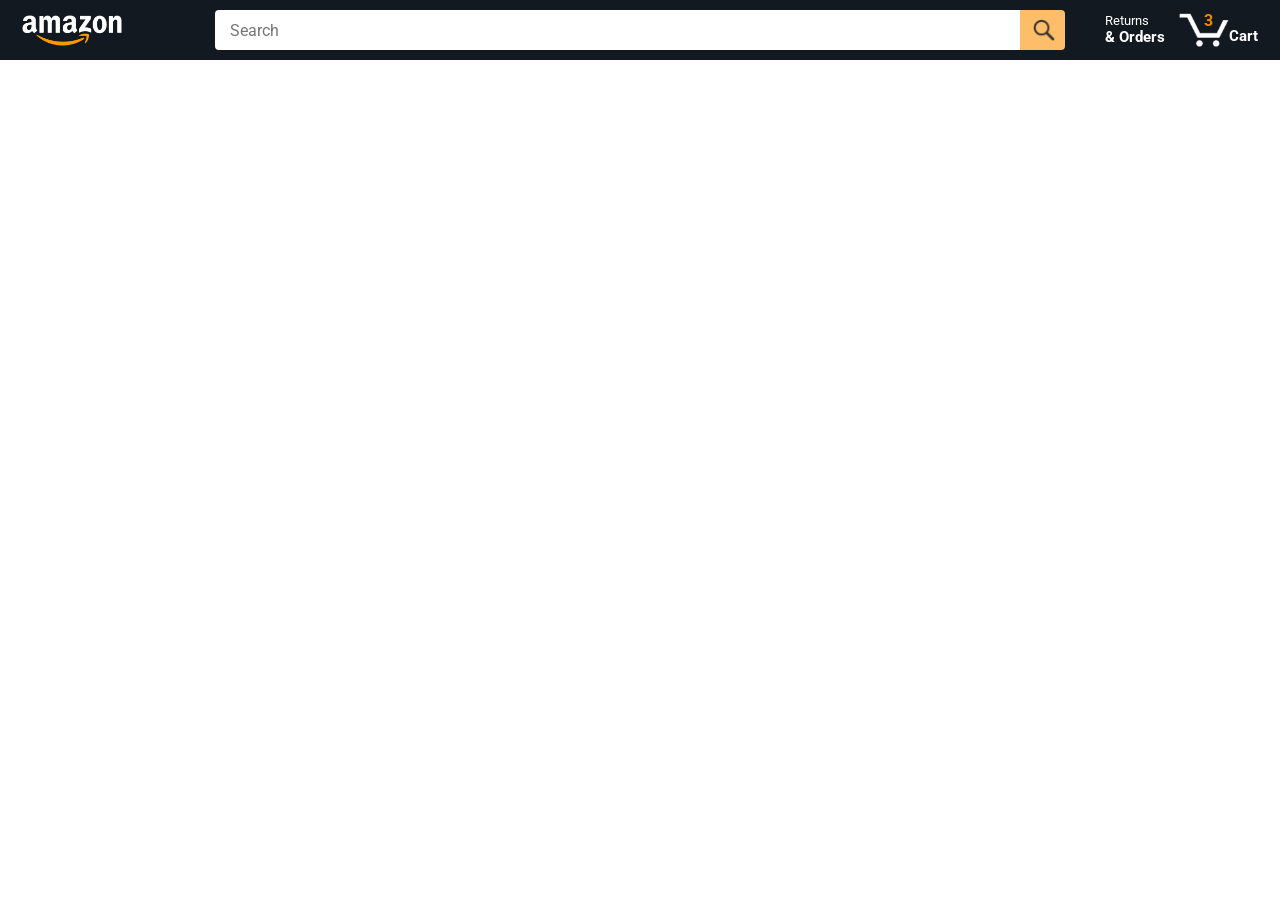
<file: javascript-amazon-project-main/index.html>
<!DOCTYPE html>
<html>
  <head>
    <title>Amazon Project</title>

    <!-- This code is needed for responsive design to work.
      (Responsive design = make the website look good on
      smaller screen sizes like a phone or a tablet). -->
    <meta name="viewport" content="width=device-width, initial-scale=1">

    <!-- Load a font called Roboto from Google Fonts. -->
    <link rel="preconnect" href="https://fonts.googleapis.com">
    <link rel="preconnect" href="https://fonts.gstatic.com" crossorigin>
    <link href="https://fonts.googleapis.com/css2?family=Roboto:wght@400;500;700&display=swap" rel="stylesheet">

    <!-- Here are the CSS files for this page. -->
    <link rel="stylesheet" href="styles/shared/general.css">
    <link rel="stylesheet" href="styles/shared/amazon-header.css">
    <link rel="stylesheet" href="styles/pages/amazon.css">
  </head>
  <body>
    <div class="amazon-header">
      <div class="amazon-header-left-section">
        <a href="amazon.html" class="header-link">
          <img class="amazon-logo"
            src="images/amazon-logo-white.png">
          <img class="amazon-mobile-logo"
            src="images/amazon-mobile-logo-white.png">
        </a>
      </div>

      <div class="amazon-header-middle-section">
        <input class="search-bar" type="text" placeholder="Search">

        <button class="search-button">
          <img class="search-icon" src="images/icons/search-icon.png">
        </button>
      </div>

      <div class="amazon-header-right-section">
        <a class="orders-link header-link" href="orders.html">
          <span class="returns-text">Returns</span>
          <span class="orders-text">& Orders</span>
        </a>

        <a class="cart-link header-link" href="checkout.html">
          <img class="cart-icon" src="images/icons/cart-icon.png">
          <div class="cart-quantity js-cart-quantity">3</div>
          <div class="cart-text">Cart</div>
        </a>
      </div>
    </div>
    
    <div class="main">
      <div class="products-grid js-products-grid">

      </div>
    </div>
    <script type="module" src="../scripts/amazon.js"></script>
  </body>
</html>
</file>
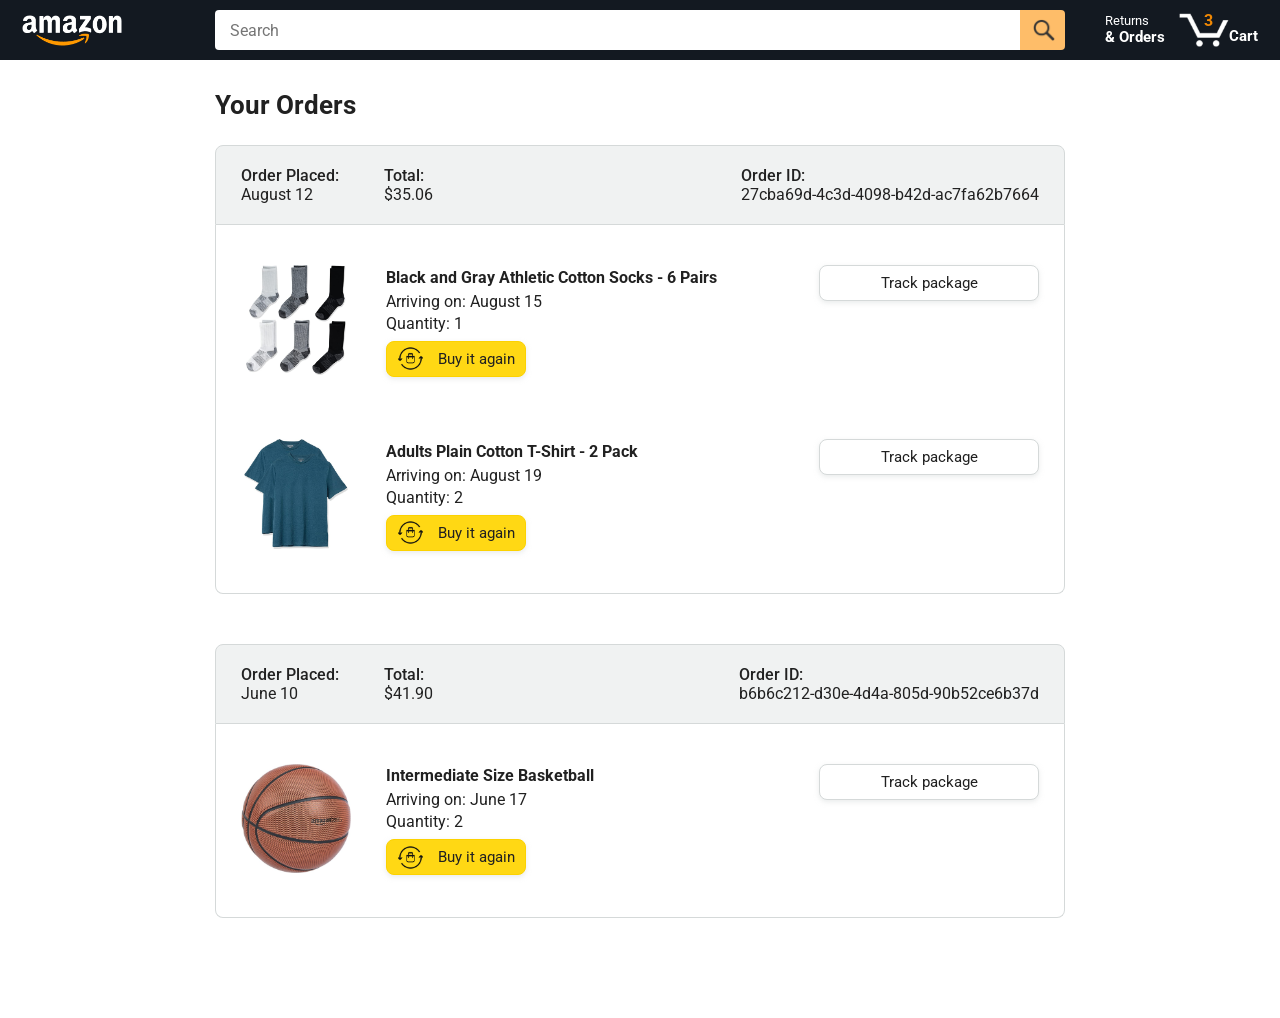
<file: javascript-amazon-project-main/orders.html>
<!DOCTYPE html>
<html>
  <head>
    <title>Orders</title>

    <!-- This code is needed for responsive design to work.
      (Responsive design = make the website look good on
      smaller screen sizes like a phone or a tablet). -->
    <meta name="viewport" content="width=device-width, initial-scale=1">

    <!-- Load a font called Roboto from Google Fonts. -->
    <link rel="preconnect" href="https://fonts.googleapis.com">
    <link rel="preconnect" href="https://fonts.gstatic.com" crossorigin>
    <link href="https://fonts.googleapis.com/css2?family=Roboto:wght@400;500;700&display=swap" rel="stylesheet">

    <!-- Here are the CSS files for this page. -->
    <link rel="stylesheet" href="styles/shared/general.css">
    <link rel="stylesheet" href="styles/shared/amazon-header.css">
    <link rel="stylesheet" href="styles/pages/orders.css">
  </head>
  <body>
    <div class="amazon-header">
      <div class="amazon-header-left-section">
        <a href="amazon.html" class="header-link">
          <img class="amazon-logo"
            src="images/amazon-logo-white.png">
          <img class="amazon-mobile-logo"
            src="images/amazon-mobile-logo-white.png">
        </a>
      </div>

      <div class="amazon-header-middle-section">
        <input class="search-bar" type="text" placeholder="Search">

        <button class="search-button">
          <img class="search-icon" src="images/icons/search-icon.png">
        </button>
      </div>

      <div class="amazon-header-right-section">
        <a class="orders-link header-link" href="orders.html">
          <span class="returns-text">Returns</span>
          <span class="orders-text">& Orders</span>
        </a>

        <a class="cart-link header-link" href="checkout.html">
          <img class="cart-icon" src="images/icons/cart-icon.png">
          <div class="cart-quantity">3</div>
          <div class="cart-text">Cart</div>
        </a>
      </div>
    </div>

    <div class="main">
      <div class="page-title">Your Orders</div>

      <div class="orders-grid">
        <div class="order-container">
          
          <div class="order-header">
            <div class="order-header-left-section">
              <div class="order-date">
                <div class="order-header-label">Order Placed:</div>
                <div>August 12</div>
              </div>
              <div class="order-total">
                <div class="order-header-label">Total:</div>
                <div>$35.06</div>
              </div>
            </div>

            <div class="order-header-right-section">
              <div class="order-header-label">Order ID:</div>
              <div>27cba69d-4c3d-4098-b42d-ac7fa62b7664</div>
            </div>
          </div>

          <div class="order-details-grid">
            <div class="product-image-container">
              <img src="images/products/athletic-cotton-socks-6-pairs.jpg">
            </div>

            <div class="product-details">
              <div class="product-name">
                Black and Gray Athletic Cotton Socks - 6 Pairs
              </div>
              <div class="product-delivery-date">
                Arriving on: August 15
              </div>
              <div class="product-quantity">
                Quantity: 1
              </div>
              <button class="buy-again-button button-primary">
                <img class="buy-again-icon" src="images/icons/buy-again.png">
                <span class="buy-again-message">Buy it again</span>
              </button>
            </div>

            <div class="product-actions">
              <a href="tracking.html">
                <button class="track-package-button button-secondary">
                  Track package
                </button>
              </a>
            </div>

            <div class="product-image-container">
              <img src="images/products/adults-plain-cotton-tshirt-2-pack-teal.jpg">
            </div>

            <div class="product-details">
              <div class="product-name">
                Adults Plain Cotton T-Shirt - 2 Pack
              </div>
              <div class="product-delivery-date">
                Arriving on: August 19
              </div>
              <div class="product-quantity">
                Quantity: 2
              </div>
              <button class="buy-again-button button-primary">
                <img class="buy-again-icon" src="images/icons/buy-again.png">
                <span class="buy-again-message">Buy it again</span>
              </button>
            </div>

            <div class="product-actions">
              <a href="tracking.html?orderId=123&productId=456">
                <button class="track-package-button button-secondary">
                  Track package
                </button>
              </a>
            </div>
          </div>
        </div>

        <div class="order-container">

          <div class="order-header">
            <div class="order-header-left-section">
              <div class="order-date">
                <div class="order-header-label">Order Placed:</div>
                <div>June 10</div>
              </div>
              <div class="order-total">
                <div class="order-header-label">Total:</div>
                <div>$41.90</div>
              </div>
            </div>

            <div class="order-header-right-section">
              <div class="order-header-label">Order ID:</div>
              <div>b6b6c212-d30e-4d4a-805d-90b52ce6b37d</div>
            </div>
          </div>

          <div class="order-details-grid">
            <div class="product-image-container">
              <img src="images/products/intermediate-composite-basketball.jpg">
            </div>

            <div class="product-details">
              <div class="product-name">
                Intermediate Size Basketball
              </div>
              <div class="product-delivery-date">
                Arriving on: June 17
              </div>
              <div class="product-quantity">
                Quantity: 2
              </div>
              <button class="buy-again-button button-primary">
                <img class="buy-again-icon" src="images/icons/buy-again.png">
                <span class="buy-again-message">Buy it again</span>
              </button>
            </div>

            <div class="product-actions">
              <a href="tracking.html">
                <button class="track-package-button button-secondary">
                  Track package
                </button>
              </a>
            </div>
          </div>
        </div>
      </div>
    </div>
  </body>
</html>
</file>
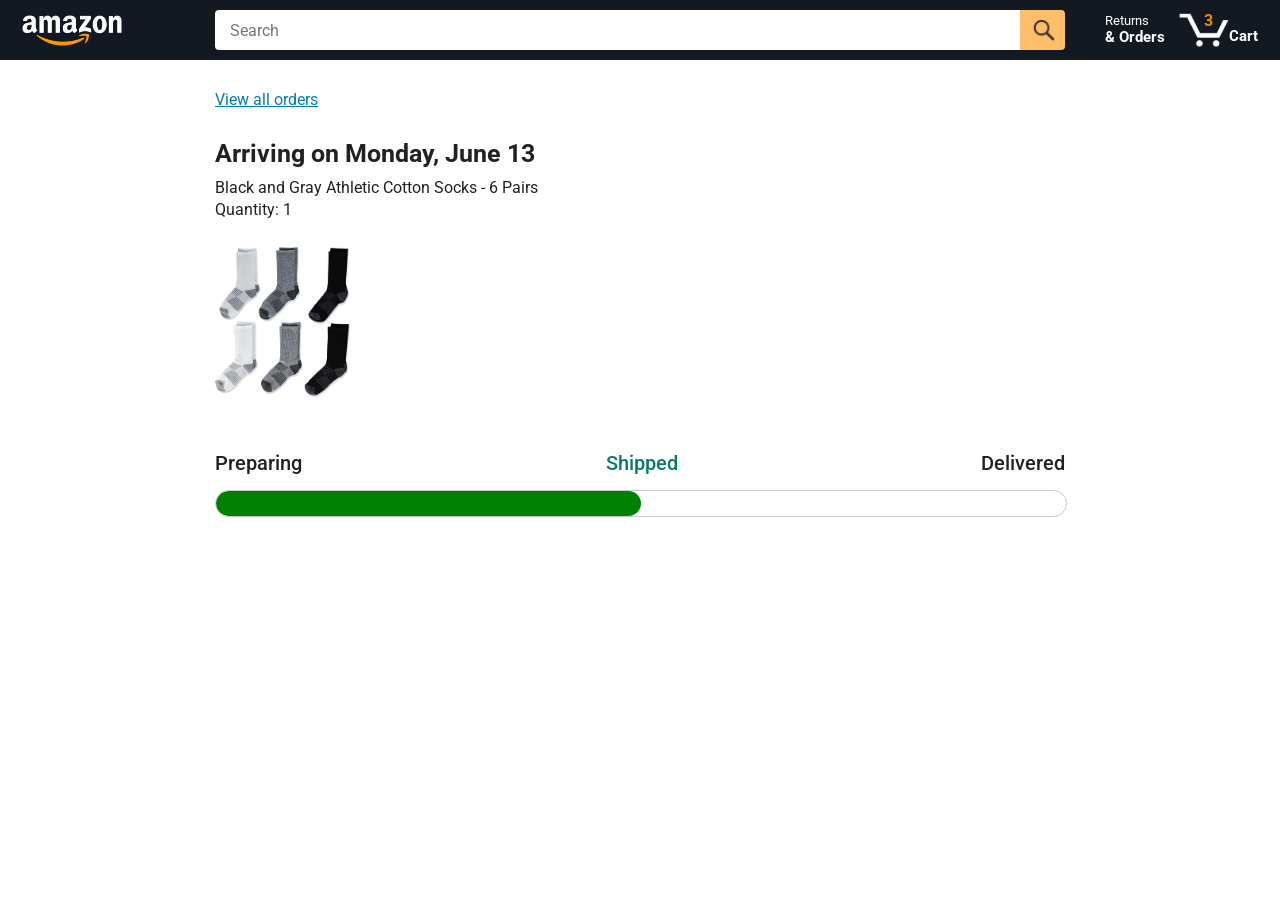
<file: javascript-amazon-project-main/tracking.html>
<!DOCTYPE html>
<html>
  <head>
    <title>Tracking</title>

    <!-- This code is needed for responsive design to work.
      (Responsive design = make the website look good on
      smaller screen sizes like a phone or a tablet). -->
    <meta name="viewport" content="width=device-width, initial-scale=1">

    <!-- Load a font called Roboto from Google Fonts. -->
    <link rel="preconnect" href="https://fonts.googleapis.com">
    <link rel="preconnect" href="https://fonts.gstatic.com" crossorigin>
    <link href="https://fonts.googleapis.com/css2?family=Roboto:wght@400;500;700&display=swap" rel="stylesheet">

    <!-- Here are the CSS files for this page. -->
    <link rel="stylesheet" href="styles/shared/general.css">
    <link rel="stylesheet" href="styles/shared/amazon-header.css">
    <link rel="stylesheet" href="styles/pages/tracking.css">
  </head>
  <body>
    <div class="amazon-header">
      <div class="amazon-header-left-section">
        <a href="amazon.html" class="header-link">
          <img class="amazon-logo"
            src="images/amazon-logo-white.png">
          <img class="amazon-mobile-logo"
            src="images/amazon-mobile-logo-white.png">
        </a>
      </div>

      <div class="amazon-header-middle-section">
        <input class="search-bar" type="text" placeholder="Search">

        <button class="search-button">
          <img class="search-icon" src="images/icons/search-icon.png">
        </button>
      </div>

      <div class="amazon-header-right-section">
        <a class="orders-link header-link" href="orders.html">
          <span class="returns-text">Returns</span>
          <span class="orders-text">& Orders</span>
        </a>

        <a class="cart-link header-link" href="checkout.html">
          <img class="cart-icon" src="images/icons/cart-icon.png">
          <div class="cart-quantity">3</div>
          <div class="cart-text">Cart</div>
        </a>
      </div>
    </div>

    <div class="main">
      <div class="order-tracking">
        <a class="back-to-orders-link link-primary" href="orders.html">
          View all orders
        </a>

        <div class="delivery-date">
          Arriving on Monday, June 13
        </div>

        <div class="product-info">
          Black and Gray Athletic Cotton Socks - 6 Pairs
        </div>

        <div class="product-info">
          Quantity: 1
        </div>

        <img class="product-image" src="images/products/athletic-cotton-socks-6-pairs.jpg">

        <div class="progress-labels-container">
          <div class="progress-label">
            Preparing
          </div>
          <div class="progress-label current-status">
            Shipped
          </div>
          <div class="progress-label">
            Delivered
          </div>
        </div>

        <div class="progress-bar-container">
          <div class="progress-bar"></div>
        </div>
      </div>
    </div>
    <script>const url = new URL(window.location.href)
      console.log(url.searchParams.get('orderId'));
      console.log(url.searchParams.get('productId'));
    </script>
  </body>
</html>
</file>
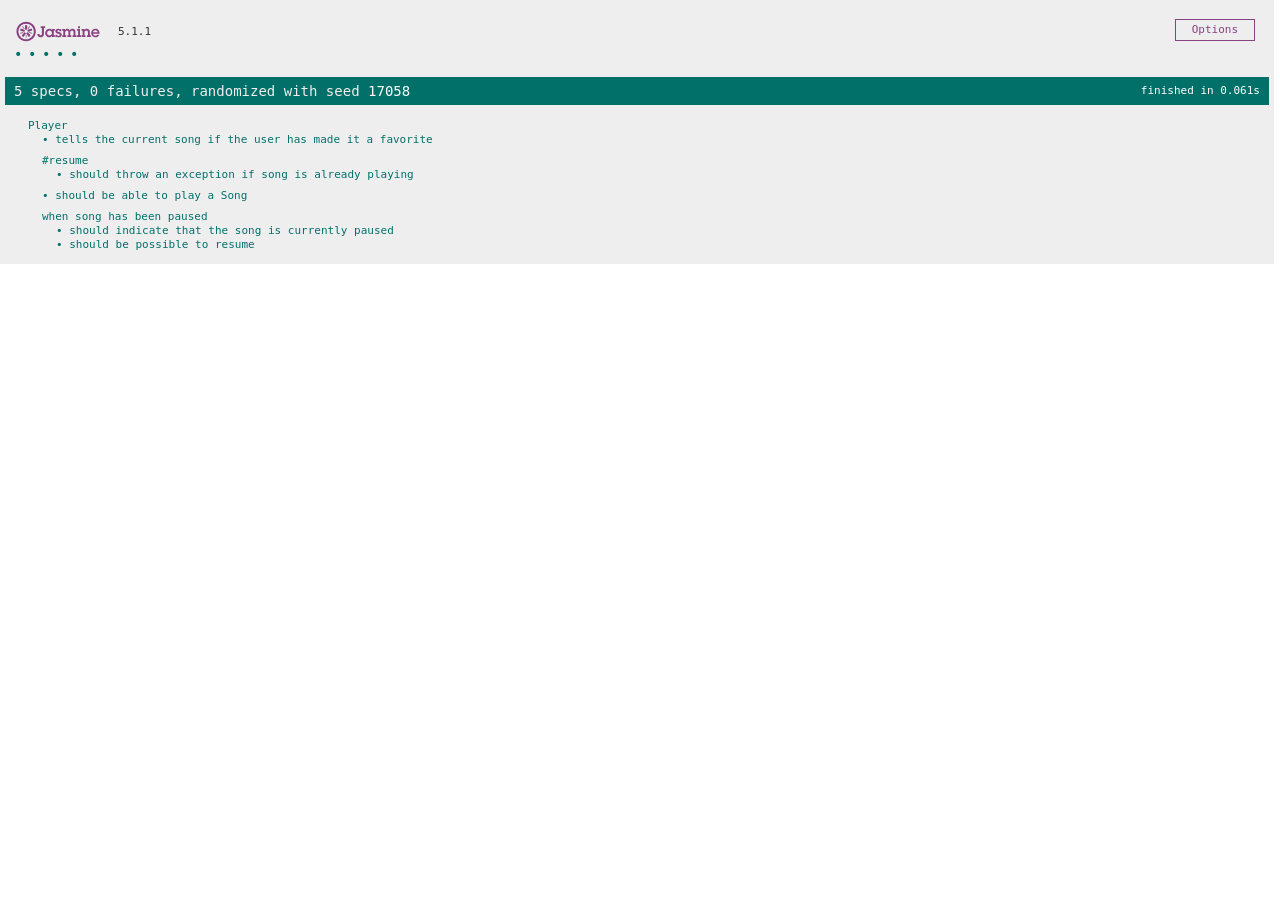
<file: javascript-amazon-project-main/jasmine-standalone-5.1.1/SpecRunner.html>
<!DOCTYPE html>
<html>
<head>
  <meta charset="utf-8">
  <title>Jasmine Spec Runner v5.1.1</title>

  <link rel="shortcut icon" type="image/png" href="lib/jasmine-5.1.1/jasmine_favicon.png">
  <link rel="stylesheet" href="lib/jasmine-5.1.1/jasmine.css">

  <script src="lib/jasmine-5.1.1/jasmine.js"></script>
  <script src="lib/jasmine-5.1.1/jasmine-html.js"></script>
  <script src="lib/jasmine-5.1.1/boot0.js"></script>
  <!-- optional: include a file here that configures the Jasmine env -->
  <script src="lib/jasmine-5.1.1/boot1.js"></script>

  <!-- include source files here... -->
  <script src="src/Player.js"></script>
  <script src="src/Song.js"></script>

  <!-- include spec files here... -->
  <script src="spec/SpecHelper.js"></script>
  <script src="spec/PlayerSpec.js"></script>

</head>

<body>
</body>
</html>
</file>
<file: javascript-amazon-project-main/styles/shared/general.css>
body {
  font-family: Roboto, Arial;
  color: rgb(33, 33, 33);
  /* The <body> element has a default margin of 8px
     on all sides. This removes the default margins. */
  margin: 0;
}

/* <p> elements have a default margin on the top
   and bottom. This removes the default margins. */
p {
  margin: 0;
}

button {
  cursor: pointer;
}

select {
  cursor: pointer;
}

input, select, button {
  font-family: Roboto, Arial;
}

.button-primary {
  color: rgb(33, 33, 33);
  background-color: rgb(255, 216, 20);
  border: 1px solid rgb(252, 210, 0);
  border-radius: 8px;
  cursor: pointer;
  box-shadow: 0 2px 5px rgba(213, 217, 217, 0.5);
}

.button-primary:hover {
  background-color: rgb(247, 202, 0);
  border: 1px solid rgb(242, 194, 0);
}

.button-primary:active {
  background: rgb(255, 216, 20);
  border-color: rgb(252, 210, 0);
  box-shadow: none;
}

.button-secondary {
  color: rgb(33, 33, 33);
  background: white;
  border: 1px solid rgb(213, 217, 217);
  border-radius: 8px;
  cursor: pointer;
  box-shadow: 0 2px 5px rgba(213, 217, 217, 0.5);
}

.button-secondary:hover {
  background-color: rgb(247, 250, 250);
}

.button-secondary:active {
  background-color: rgb(237, 253, 255);
  box-shadow: none;
}

/* These styles will limit text to 2 lines. Anything
   beyond 2 lines will be replaced with "..."
   You can find this code by using an A.I. tool or by
   searching in Google.
   https://css-tricks.com/almanac/properties/l/line-clamp/ */
.limit-text-to-2-lines {
  display: -webkit-box;
  -webkit-line-clamp: 2;
  -webkit-box-orient: vertical;
  overflow: hidden;
}

.link-primary {
  color: rgb(1, 124, 182);
  cursor: pointer;
}

.link-primary:hover {
  color: rgb(196, 80, 0);
}

/* Styles for dropdown selectors. */
select {
  color: rgb(33, 33, 33);
  background-color: rgb(240, 240, 240);
  border: 1px solid rgb(213, 217, 217);
  border-radius: 8px;
  padding: 3px 5px;
  font-size: 15px;
  cursor: pointer;
  box-shadow: 0 2px 5px rgba(213, 217, 217, 0.5);
}

select:focus,
input:focus {
  outline: 2px solid rgb(255, 153, 0);
}
</file>
<file: javascript-amazon-project-main/styles/shared/amazon-header.css>
.amazon-header {
  background-color: rgb(19, 25, 33);
  color: white;
  padding-left: 15px;
  padding-right: 15px;

  display: flex;
  align-items: center;
  justify-content: space-between;

  position: fixed;
  top: 0;
  left: 0;
  right: 0;
  height: 60px;
}

.amazon-header-left-section {
  width: 180px;
}

@media (max-width: 800px) {
  .amazon-header-left-section {
    width: unset;
  }
}

.header-link {
  display: inline-block;
  padding: 6px;
  border-radius: 2px;
  cursor: pointer;
  text-decoration: none;
  border: 1px solid rgba(0, 0, 0, 0);
}

.header-link:hover {
  border: 1px solid white;
}

.amazon-logo {
  width: 100px;
  margin-top: 5px;
}

.amazon-mobile-logo {
  display: none;
}

@media (max-width: 575px) {
  .amazon-logo {
    display: none;
  }

  .amazon-mobile-logo {
    display: block;
    height: 35px;
    margin-top: 5px;
  }
}

.amazon-header-middle-section {
  flex: 1;
  max-width: 850px;
  margin-left: 10px;
  margin-right: 10px;
  display: flex;
}

.search-bar {
  flex: 1;
  width: 0;
  font-size: 16px;
  height: 38px;
  padding-left: 15px;
  border: none;
  border-top-left-radius: 4px;
  border-bottom-left-radius: 4px;
  border-top-right-radius: 0;
  border-bottom-right-radius: 0;
}

.search-button {
  background-color: rgb(254, 189, 105);
  border: none;
  width: 45px;
  height: 40px;
  border-top-right-radius: 4px;
  border-bottom-right-radius: 4px;
  flex-shrink: 0;
}

.search-icon {
  height: 22px;
  margin-left: 2px;
  margin-top: 3px;
}

.amazon-header-right-section {
  width: 180px;
  flex-shrink: 0;
  display: flex;
  justify-content: end;
}

.orders-link {
  color: white;
}

.returns-text {
  display: block;
  font-size: 13px;
}

.orders-text {
  display: block;
  font-size: 15px;
  font-weight: 700;
}

.cart-link {
  color: white;
  display: flex;
  align-items: center;
  position: relative;
}

.cart-icon {
  width: 50px;
}

.cart-text {
  margin-top: 12px;
  font-size: 15px;
  font-weight: 700;
}

.cart-quantity {
  color: rgb(240, 136, 4);
  font-size: 16px;
  font-weight: 700;

  position: absolute;
  top: 4px;
  left: 22px;
  
  width: 26px;
  text-align: center;
}
</file>
<file: javascript-amazon-project-main/styles/pages/amazon.css>
.main {
  margin-top: 60px;
}

.products-grid {
  display: grid;

  /* - In CSS Grid, 1fr means a column will take up the
       remaining space in the grid.
     - If we write 1fr 1fr ... 1fr; 8 times, this will
       divide the grid into 8 columns, each taking up an
       equal amount of the space.
     - repeat(8, 1fr); is a shortcut for repeating "1fr"
       8 times (instead of typing out "1fr" 8 times).
       repeat(...) is a special property that works with
       display: grid; */
  grid-template-columns: repeat(8, 1fr);
}

/* @media is used to create responsive design (making the
   website look good on any screen size). This @media
   means when the screen width is 2000px or less, we
   will divide the grid into 7 columns instead of 8. */
@media (max-width: 2000px) {
  .products-grid {
    grid-template-columns: repeat(7, 1fr);
  }
}

/* This @media means when the screen width is 1600px or
   less, we will divide the grid into 6 columns. */
@media (max-width: 1600px) {
  .products-grid {
    grid-template-columns: repeat(6, 1fr);
  }
}

@media (max-width: 1300px) {
  .products-grid {
    grid-template-columns: repeat(5, 1fr);
  }
}

@media (max-width: 1000px) {
  .products-grid {
    grid-template-columns: repeat(4, 1fr);
  }
}

@media (max-width: 800px) {
  .products-grid {
    grid-template-columns: repeat(3, 1fr);
  }
}

@media (max-width: 575px) {
  .products-grid {
    grid-template-columns: repeat(2, 1fr);
  }
}

@media (max-width: 450px) {
  .products-grid {
    grid-template-columns: 1fr;
  }
}

.product-container {
  padding-top: 40px;
  padding-bottom: 25px;
  padding-left: 25px;
  padding-right: 25px;

  border-right: 1px solid rgb(231, 231, 231);
  border-bottom: 1px solid rgb(231, 231, 231);

  display: flex;
  flex-direction: column;
}

.product-image-container {
  display: flex;
  justify-content: center;
  align-items: center;

  height: 180px;
  margin-bottom: 20px;
}

.product-image {
  /* Images will overflow their container by default. To
    prevent this, we set max-width and max-height to 100%
    so they stay inside their container. */
  max-width: 100%;
  max-height: 100%;
}

.product-name {
  height: 40px;
  margin-bottom: 5px;
}

.product-rating-container {
  display: flex;
  align-items: center;
  margin-bottom: 10px;
}

.product-rating-stars {
  width: 100px;
  margin-right: 6px;
}

.product-rating-count {
  color: rgb(1, 124, 182);
  cursor: pointer;
  margin-top: 3px;
}

.product-price {
  font-weight: 700;
  margin-bottom: 10px;
}

.product-quantity-container {
  margin-bottom: 17px;
}

.product-spacer {
  flex: 1;
}

.added-to-cart {
  color: rgb(6, 125, 98);
  font-size: 16px;

  display: flex;
  align-items: center;
  margin-bottom: 8px;

  /* At first, the "Added to cart" message will
     be invisible. Use JavaScript to change the
     opacity and make it visible. */
  opacity: 0;
}

.added-to-cart img {
  height: 20px;
  margin-right: 5px;
}

.add-to-cart-button {
  width: 100%;
  padding: 8px;
  border-radius: 50px;
}
</file>
<file: javascript-amazon-project-main/styles/pages/orders.css>
.main {
  max-width: 850px;
  margin-top: 90px;
  margin-bottom: 100px;
  padding-left: 20px;
  padding-right: 20px;

  /* margin-left: auto;
     margin-right auto;
     Is a trick for centering an element horizontally
     without needing a container. */
  margin-left: auto;
  margin-right: auto;
}

.page-title {
  font-weight: 700;
  font-size: 26px;
  margin-bottom: 25px;
}

.orders-grid {
  display: grid;
  grid-template-columns: 1fr;
  row-gap: 50px;
}

.order-header {
  background-color: rgb(240, 242, 242);
  border: 1px solid rgb(213, 217, 217);

  display: flex;
  align-items: center;
  justify-content: space-between;

  padding: 20px 25px;
  border-top-left-radius: 8px;
  border-top-right-radius: 8px;
}

.order-header-left-section {
  display: flex;
  flex-shrink: 0;
}

.order-header-label {
  font-weight: 500;
}

.order-date,
.order-total {
  margin-right: 45px;
}

.order-header-right-section {
  flex-shrink: 1;
}

@media (max-width: 575px) {
  .order-header {
    flex-direction: column;
    align-items: start;
    line-height: 23px;
    padding: 15px;
  }

  .order-header-left-section {
    flex-direction: column;
  }

  .order-header-label {
    margin-right: 5px;
  }

  .order-date,
  .order-total {
    display: grid;
    grid-template-columns: auto 1fr;
    margin-right: 0;
  }

  .order-header-right-section {
    display: grid;
    grid-template-columns: auto 1fr;
  }
}

.order-details-grid {
  padding: 40px 25px;
  border: 1px solid rgb(213, 217, 217);
  border-top: none;
  border-bottom-left-radius: 8px;
  border-bottom-right-radius: 8px;

  display: grid;
  grid-template-columns: 110px 1fr 220px;
  column-gap: 35px;
  row-gap: 60px;
  align-items: center;
}

@media (max-width: 800px) {
  .order-details-grid {
    grid-template-columns: 110px 1fr;
    row-gap: 0;
    padding-bottom: 8px;
  }
}

@media (max-width: 450px) {
  .order-details-grid {
    grid-template-columns: 1fr;
  }
}

.product-image-container {
  text-align: center;
}

.product-image-container img {
  max-width: 110px;
  max-height: 110px;
}

.product-name {
  font-weight: 700;
  margin-bottom: 5px;
}

.product-delivery-date {
  margin-bottom: 3px;
}

.product-quantity {
  margin-bottom: 8px;
}

.buy-again-button {
  font-size: 15px;
  width: 140px;
  height: 36px;
  border-radius: 8px;

  display: flex;
  align-items: center;
  justify-content: center;
}

.buy-again-icon {
  width: 25px;
  margin-right: 15px;
}

.product-actions {
  align-self: start;
}

.track-package-button {
  width: 100%;
  font-size: 15px;
  padding: 8px;
}

@media (max-width: 800px) {
  .buy-again-button {
    margin-bottom: 10px;
  }

  .product-actions {
    /* grid-column: 2 means this element will be placed
       in column 2 in the grid. (Normally, the column that
       an element is placed in is determined by the order
       of the elements in the HTML. grid-column overrides
       this default ordering). */
    grid-column: 2;
    margin-bottom: 30px;
  }

  .track-package-button {
    width: 140px;
  }
}

@media (max-width: 450px) {
  .product-image-container {
    text-align: center;
    margin-bottom: 25px;
  }

  .product-image-container img {
    max-width: 150px;
    max-height: 150px;
  }

  .product-name {
    margin-bottom: 10px;
  }

  .product-quantity {
    margin-bottom: 15px;
  }

  .buy-again-button {
    width: 100%;
    margin-bottom: 15px;
  }

  .product-actions {
    /* grid-column: auto; undos grid-column: 2; from above.
       This element will now be placed in its normal column
       in the grid. */
    grid-column: auto;
    margin-bottom: 70px;
  }

  .track-package-button {
    width: 100%;
    padding: 12px;
  }
}
</file>
<file: javascript-amazon-project-main/styles/pages/tracking.css>
.main {
  max-width: 850px;
  margin-top: 90px;
  margin-bottom: 100px;
  padding-left: 30px;
  padding-right: 30px;

  /* margin-left: auto;
     margin-right auto;
     Is a trick for centering an element horizontally
     without needing a container. */
  margin-left: auto;
  margin-right: auto;
}

.back-to-orders-link {
  display: inline-block;
  margin-bottom: 30px;
}

.delivery-date {
  font-size: 25px;
  font-weight: 700;
  margin-bottom: 10px;
}

.product-info {
  margin-bottom: 3px;
}

.product-image {
  max-width: 150px;
  max-height: 150px;
  margin-top: 25px;
  margin-bottom: 50px;
}

.progress-labels-container {
  display: flex;
  justify-content: space-between;
  font-size: 20px;
  font-weight: 500;
  margin-bottom: 15px;
}

.current-status {
  color: rgb(6, 125, 98);
}

@media (max-width: 575px) {
  .progress-labels-container {
    font-size: 16px;
  }
}

@media (max-width: 450px) {
  .progress-labels-container {
    flex-direction: column;
    margin-bottom: 5px;
  }

  .progress-label {
    margin-bottom: 3px;
  }
}

.progress-bar-container {
  height: 25px;
  width: 100%;

  border: 1px solid rgb(200, 200, 200);
  border-radius: 50px;
  overflow: hidden;
}

.progress-bar {
  height: 100%;
  background-color: green;
  border-radius: 50px;
  width: 50%;
}
</file>
<file: javascript-amazon-project-main/jasmine-standalone-5.1.1/lib/jasmine-5.1.1/jasmine.css>
@charset "UTF-8";
body {
  overflow-y: scroll;
}

.jasmine_html-reporter {
  width: 100%;
  background-color: #eee;
  padding: 5px;
  margin: -8px;
  font-size: 11px;
  font-family: Monaco, "Lucida Console", monospace;
  line-height: 14px;
  color: #333;
}
.jasmine_html-reporter a {
  text-decoration: none;
}
.jasmine_html-reporter a:hover {
  text-decoration: underline;
}
.jasmine_html-reporter p, .jasmine_html-reporter h1, .jasmine_html-reporter h2, .jasmine_html-reporter h3, .jasmine_html-reporter h4, .jasmine_html-reporter h5, .jasmine_html-reporter h6 {
  margin: 0;
  line-height: 14px;
}
.jasmine_html-reporter .jasmine-banner,
.jasmine_html-reporter .jasmine-symbol-summary,
.jasmine_html-reporter .jasmine-summary,
.jasmine_html-reporter .jasmine-result-message,
.jasmine_html-reporter .jasmine-spec .jasmine-description,
.jasmine_html-reporter .jasmine-spec-detail .jasmine-description,
.jasmine_html-reporter .jasmine-alert .jasmine-bar,
.jasmine_html-reporter .jasmine-stack-trace {
  padding-left: 9px;
  padding-right: 9px;
}
.jasmine_html-reporter .jasmine-banner {
  position: relative;
}
.jasmine_html-reporter .jasmine-banner .jasmine-title {
  background: url("[data-uri]") no-repeat;
  background: url("[data-uri]") no-repeat, none;
  background-size: 100%;
  display: block;
  float: left;
  width: 90px;
  height: 25px;
}
.jasmine_html-reporter .jasmine-banner .jasmine-version {
  margin-left: 14px;
  position: relative;
  top: 6px;
}
.jasmine_html-reporter #jasmine_content {
  position: fixed;
  right: 100%;
}
.jasmine_html-reporter .jasmine-banner {
  margin-top: 14px;
}
.jasmine_html-reporter .jasmine-duration {
  color: #fff;
  float: right;
  line-height: 28px;
  padding-right: 9px;
}
.jasmine_html-reporter .jasmine-symbol-summary {
  overflow: hidden;
  margin: 14px 0;
}
.jasmine_html-reporter .jasmine-symbol-summary li {
  display: inline-block;
  height: 10px;
  width: 14px;
  font-size: 16px;
}
.jasmine_html-reporter .jasmine-symbol-summary li.jasmine-passed {
  font-size: 14px;
}
.jasmine_html-reporter .jasmine-symbol-summary li.jasmine-passed:before {
  color: #007069;
  content: "•";
}
.jasmine_html-reporter .jasmine-symbol-summary li.jasmine-failed {
  line-height: 9px;
}
.jasmine_html-reporter .jasmine-symbol-summary li.jasmine-failed:before {
  color: #ca3a11;
  content: "×";
  font-weight: bold;
  margin-left: -1px;
}
.jasmine_html-reporter .jasmine-symbol-summary li.jasmine-excluded {
  font-size: 14px;
}
.jasmine_html-reporter .jasmine-symbol-summary li.jasmine-excluded:before {
  color: #bababa;
  content: "•";
}
.jasmine_html-reporter .jasmine-symbol-summary li.jasmine-excluded-no-display {
  font-size: 14px;
  display: none;
}
.jasmine_html-reporter .jasmine-symbol-summary li.jasmine-pending {
  line-height: 17px;
}
.jasmine_html-reporter .jasmine-symbol-summary li.jasmine-pending:before {
  color: #ba9d37;
  content: "*";
}
.jasmine_html-reporter .jasmine-symbol-summary li.jasmine-empty {
  font-size: 14px;
}
.jasmine_html-reporter .jasmine-symbol-summary li.jasmine-empty:before {
  color: #ba9d37;
  content: "•";
}
.jasmine_html-reporter .jasmine-run-options {
  float: right;
  margin-right: 5px;
  border: 1px solid #8a4182;
  color: #8a4182;
  position: relative;
  line-height: 20px;
}
.jasmine_html-reporter .jasmine-run-options .jasmine-trigger {
  cursor: pointer;
  padding: 8px 16px;
}
.jasmine_html-reporter .jasmine-run-options .jasmine-payload {
  position: absolute;
  display: none;
  right: -1px;
  border: 1px solid #8a4182;
  background-color: #eee;
  white-space: nowrap;
  padding: 4px 8px;
}
.jasmine_html-reporter .jasmine-run-options .jasmine-payload.jasmine-open {
  display: block;
}
.jasmine_html-reporter .jasmine-bar {
  line-height: 28px;
  font-size: 14px;
  display: block;
  color: #eee;
}
.jasmine_html-reporter .jasmine-bar.jasmine-failed, .jasmine_html-reporter .jasmine-bar.jasmine-errored {
  background-color: #ca3a11;
  border-bottom: 1px solid #eee;
}
.jasmine_html-reporter .jasmine-bar.jasmine-passed {
  background-color: #007069;
}
.jasmine_html-reporter .jasmine-bar.jasmine-incomplete {
  background-color: #bababa;
}
.jasmine_html-reporter .jasmine-bar.jasmine-skipped {
  background-color: #bababa;
}
.jasmine_html-reporter .jasmine-bar.jasmine-warning {
  margin-top: 14px;
  margin-bottom: 14px;
  background-color: #ba9d37;
  color: #333;
}
.jasmine_html-reporter .jasmine-bar.jasmine-menu {
  background-color: #fff;
  color: #000;
}
.jasmine_html-reporter .jasmine-bar.jasmine-menu a {
  color: blue;
  text-decoration: underline;
}
.jasmine_html-reporter .jasmine-bar a {
  color: white;
}
.jasmine_html-reporter.jasmine-spec-list .jasmine-bar.jasmine-menu.jasmine-failure-list,
.jasmine_html-reporter.jasmine-spec-list .jasmine-results .jasmine-failures {
  display: none;
}
.jasmine_html-reporter.jasmine-failure-list .jasmine-bar.jasmine-menu.jasmine-spec-list,
.jasmine_html-reporter.jasmine-failure-list .jasmine-summary {
  display: none;
}
.jasmine_html-reporter .jasmine-results {
  margin-top: 14px;
}
.jasmine_html-reporter .jasmine-summary {
  margin-top: 14px;
}
.jasmine_html-reporter .jasmine-summary ul {
  list-style-type: none;
  margin-left: 14px;
  padding-top: 0;
  padding-left: 0;
}
.jasmine_html-reporter .jasmine-summary ul.jasmine-suite {
  margin-top: 7px;
  margin-bottom: 7px;
}
.jasmine_html-reporter .jasmine-summary li.jasmine-passed a {
  color: #007069;
}
.jasmine_html-reporter .jasmine-summary li.jasmine-failed a {
  color: #ca3a11;
}
.jasmine_html-reporter .jasmine-summary li.jasmine-empty a {
  color: #ba9d37;
}
.jasmine_html-reporter .jasmine-summary li.jasmine-pending a {
  color: #ba9d37;
}
.jasmine_html-reporter .jasmine-summary li.jasmine-excluded a {
  color: #bababa;
}
.jasmine_html-reporter .jasmine-specs li.jasmine-passed a:before {
  content: "• ";
}
.jasmine_html-reporter .jasmine-specs li.jasmine-failed a:before {
  content: "× ";
}
.jasmine_html-reporter .jasmine-specs li.jasmine-empty a:before {
  content: "* ";
}
.jasmine_html-reporter .jasmine-specs li.jasmine-pending a:before {
  content: "• ";
}
.jasmine_html-reporter .jasmine-specs li.jasmine-excluded a:before {
  content: "• ";
}
.jasmine_html-reporter .jasmine-description + .jasmine-suite {
  margin-top: 0;
}
.jasmine_html-reporter .jasmine-suite {
  margin-top: 14px;
}
.jasmine_html-reporter .jasmine-suite a {
  color: #333;
}
.jasmine_html-reporter .jasmine-failures .jasmine-spec-detail {
  margin-bottom: 28px;
}
.jasmine_html-reporter .jasmine-failures .jasmine-spec-detail .jasmine-description {
  background-color: #ca3a11;
  color: white;
}
.jasmine_html-reporter .jasmine-failures .jasmine-spec-detail .jasmine-description a {
  color: white;
}
.jasmine_html-reporter .jasmine-result-message {
  padding-top: 14px;
  color: #333;
  white-space: pre-wrap;
}
.jasmine_html-reporter .jasmine-result-message span.jasmine-result {
  display: block;
}
.jasmine_html-reporter .jasmine-stack-trace {
  margin: 5px 0 0 0;
  max-height: 224px;
  overflow: auto;
  line-height: 18px;
  color: #666;
  border: 1px solid #ddd;
  background: white;
  white-space: pre;
}
.jasmine_html-reporter .jasmine-expander a {
  display: block;
  margin-left: 14px;
  color: blue;
  text-decoration: underline;
}
.jasmine_html-reporter .jasmine-expander-contents {
  display: none;
}
.jasmine_html-reporter .jasmine-expanded {
  padding-bottom: 10px;
}
.jasmine_html-reporter .jasmine-expanded .jasmine-expander-contents {
  display: block;
  margin-left: 14px;
  padding: 5px;
}
.jasmine_html-reporter .jasmine-debug-log {
  margin: 5px 0 0 0;
  padding: 5px;
  color: #666;
  border: 1px solid #ddd;
  background: white;
}
.jasmine_html-reporter .jasmine-debug-log table {
  border-spacing: 0;
}
.jasmine_html-reporter .jasmine-debug-log table, .jasmine_html-reporter .jasmine-debug-log th, .jasmine_html-reporter .jasmine-debug-log td {
  border: 1px solid #ddd;
}
</file>
